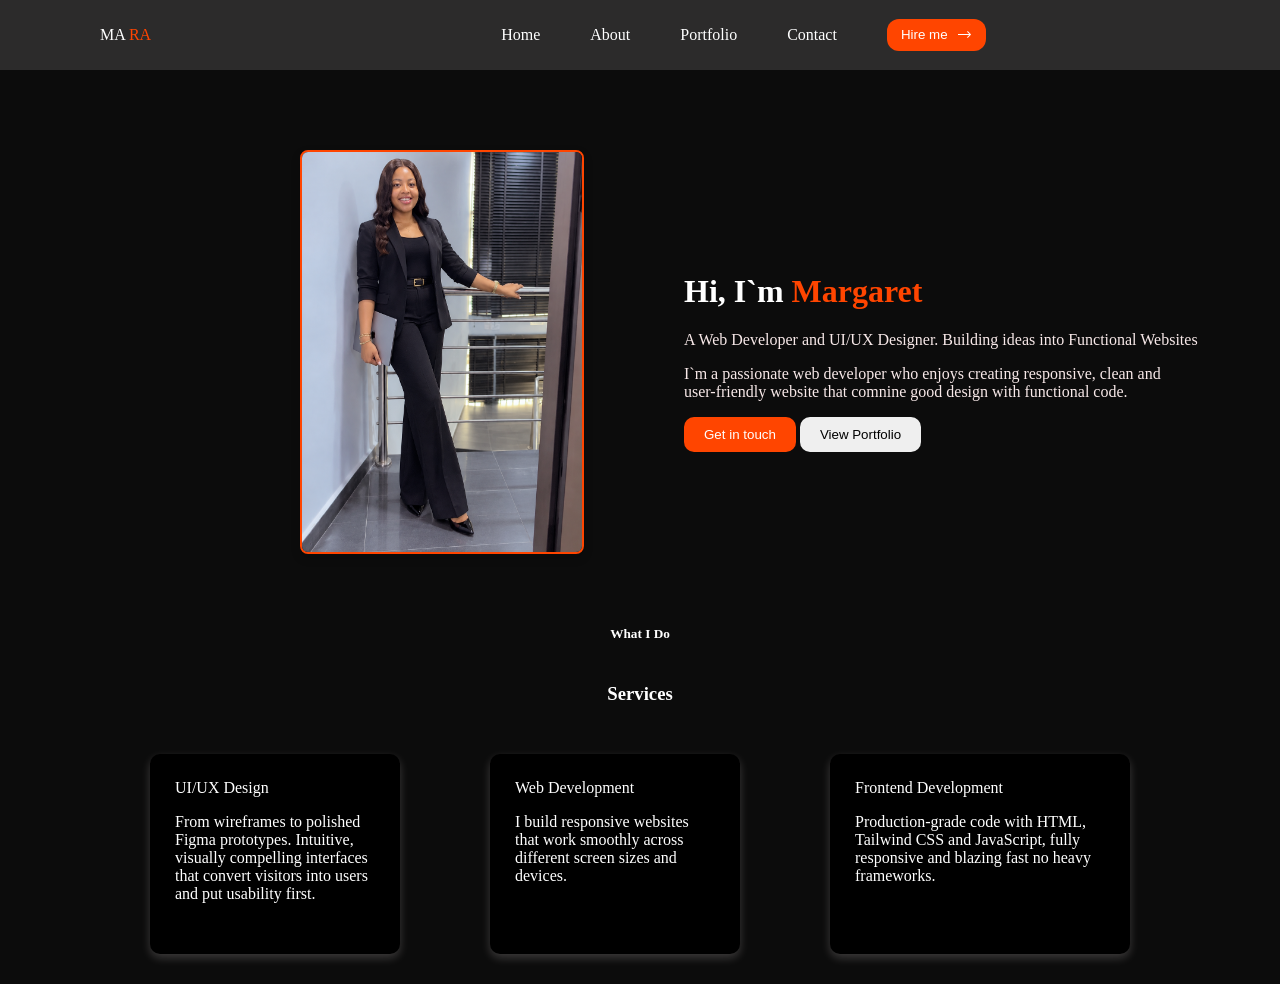
<file: index.html>
<!DOCTYPE html>
<html lang="en">
<head>
    <meta charset="UTF-8">
    <meta name="viewport" content="width=device-width, initial-scale=1.0">
    <title>MARA Portfolio</title>
    <link rel="stylesheet" href="/style.css">
</head>
<body>
   <nav>
    <div class="por">
    
       <p>MA <span class="grt">RA</span></p>
        <a href="/index.html">Home</a>
        <a href="/about.html">About</a>
        <a href="/project.html">Portfolio</a>
        <a href="/contact.html">Contact</a>
       <button> <a href="/contact.html">Hire me</a><img src="/icons8-arrow-16.png" alt=""></button>
       <div class="ham">
        <img src="/hamburger.png" alt="" width="20px">
       </div>
        
    </div>
   </nav> 
   <div class="gab">
   <div class="sna">
     <img src="/file_00000000aa548210934db925a5f671fe.png" alt="" width="280px">
   </div>
    <div>
        <h1> Hi, I`m  <span class="mar">Margaret</span></h1>
        <p>A Web Developer and UI/UX Designer. Building ideas into Functional Websites</p>
        <p>I`m a passionate web developer who enjoys creating responsive, clean and <br>user-friendly website that comnine good design with functional code.</p>
        <div>
        <button class="vie"><a href="/Contact.html">Get in touch</a></button>
        <button class="lio"><a href="/Project.html"> View Portfolio</a></button>  
        </div>
    </div>
   </div>
  

 <div class="ser">
    <h5>What I Do</h5>
    <h3>Services</h3>
 </div>
    <div>
    <div class="sig">
    <div>
    <div class="ui">
        <div>UI/UX Design</div>
        <p>From wireframes to polished Figma prototypes. Intuitive,<br> visually compelling interfaces that convert visitors into users and put usability first.</p>
       </div>
    </div>
       <div class="web">
        <div>Web Development</div>
        <p>I build responsive websites that work smoothly across different screen sizes and devices.</p>
        </div>
        <div class="fro">
        <div>Frontend Development</div>
        <p>Production-grade code with HTML, Tailwind CSS and JavaScript, fully responsive and blazing fast no heavy frameworks.</p>
        </div>
      
       
       
       
</body>
</html
</file>
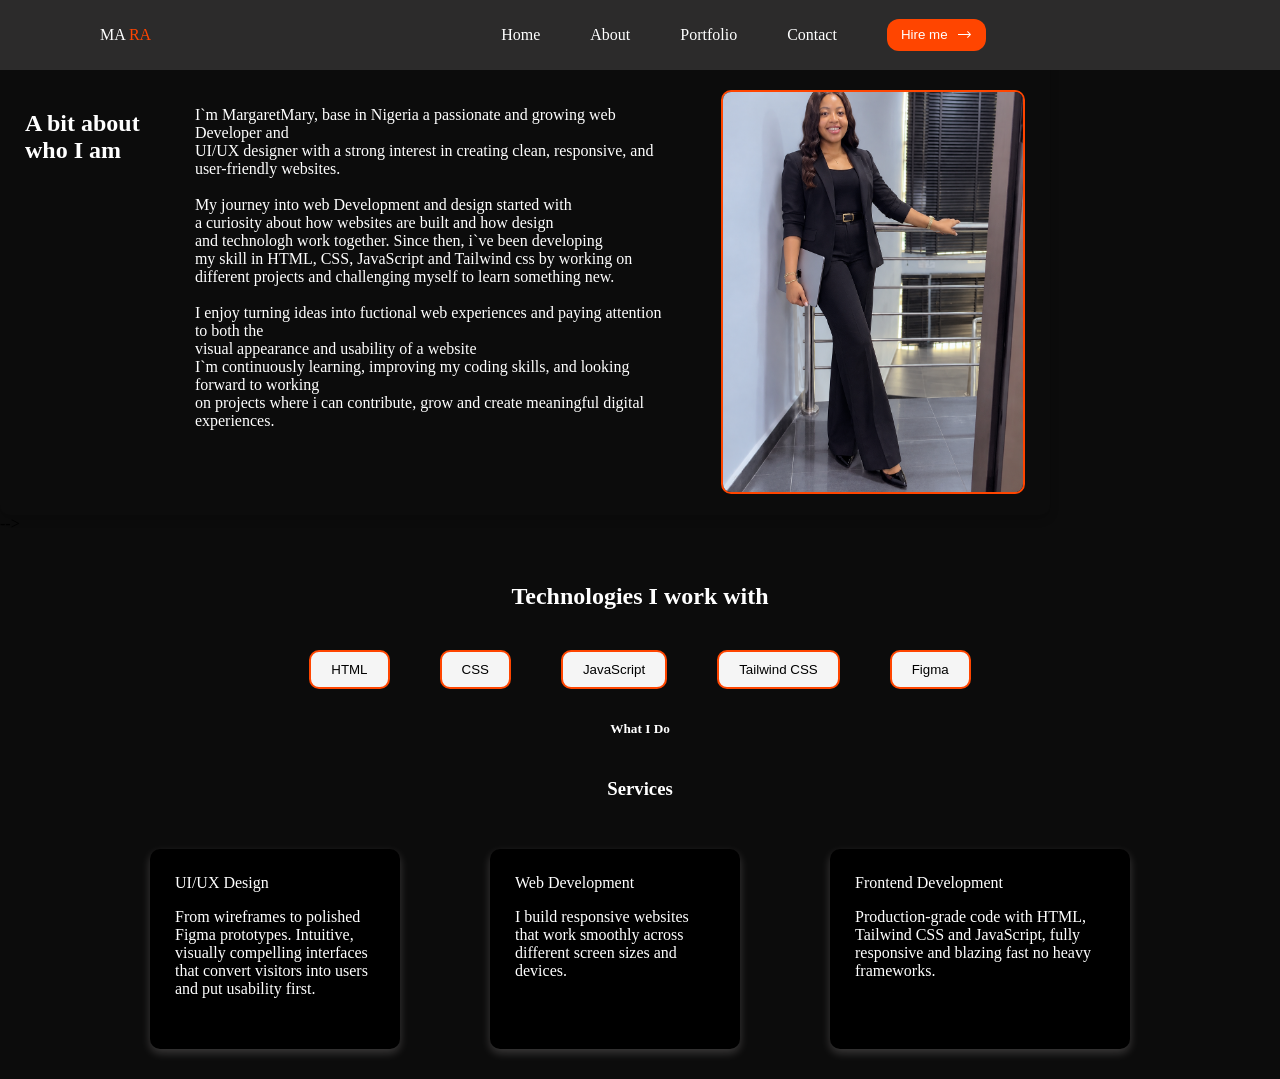
<file: about.html>
<!DOCTYPE html>
<html lang="en">

<head>
   <meta charset="UTF-8">
   <meta name="viewport" content="width=device-width, initial-scale=1.0">
   <title>Mara Portfolio</title>
   <link rel="stylesheet" href="/style.css">
</head>

<body>
   <nav>
      <div class="por">
         <p>MA <span class="grt">RA</span></p>
         <a href="/Index.html">Home</a>
         <a href="/About.html">About</a>
         <a href="/Project.html">Portfolio</a>
         <a href="/Contact.html">Contact</a>
         <button> <a href="/contact.html">Hire me</a><img src="/icons8-arrow-16.png" alt=""></button>
         <div class="ham">
            <img src="/hamburger.png" alt="" width="20px">
         </div>

      </div>
   </nav>
   <div class="bitt">
      <div class="bit">
         <div class="am">
            <h2>A bit about who I am</h2>
         </div>
         <p>I`m MargaretMary, base in Nigeria a passionate and growing web Developer and <br>UI/UX designer with a
            strong interest in creating clean, responsive, and user-friendly websites. <br><br>
            My journey into web Development and design started with <br>a curiosity about how websites are built and how
            design <br> and technologh work together. Since then, i`ve been developing <br> my skill in HTML, CSS,
            JavaScript and Tailwind css by working on different projects and challenging myself to learn something new.
            <br><br>
            I enjoy turning ideas into fuctional web experiences and paying attention to both the <br> visual appearance
            and usability of a website <br>
            I`m continuously learning, improving my coding skills, and looking forward to working <br> on projects where
            i can contribute, grow and create meaningful digital experiences.</p>

         <div class="mat">
            <img src="/file_00000000aa548210934db925a5f671fe.png" alt="" width="270px">
         </div>
      </div>
      <!-- <div>
         <!-- <img src="/Snapchat-1257365037.jpg" alt="" width="200px"> -->
      <!-- </div> --> -->
   </div>
   <div class="jav">
      <h2 class="tec">Technologies I work with</h2>
      <div class="ton">
         <button>HTML</button>
         <button>CSS</button>
         <button>JavaScript</button>
         <button>Tailwind CSS</button>
         <button>Figma</button>
      </div>


   </div>

   <div class="ser">
      <h5>What I Do</h5>
      <h3>Services</h3>
   </div>
   <div>
      <div class="sig">
         <div>
            <div class="ui">
               <div>UI/UX Design</div>
               <p>From wireframes to polished Figma prototypes. Intuitive,<br> visually compelling interfaces that
                  convert visitors into users and put usability first.</p>
            </div>
         </div>
         <div class="web">
            <div>Web Development</div>
            <p>I build responsive websites that work smoothly across different screen sizes and devices.</p>
         </div>
         <div class="fro">
            <div>Frontend Development</div>
            <p>Production-grade code with HTML, Tailwind CSS and JavaScript, fully responsive and blazing fast no heavy
               frameworks.</p>
         </div>
</body>

</html>
</file>
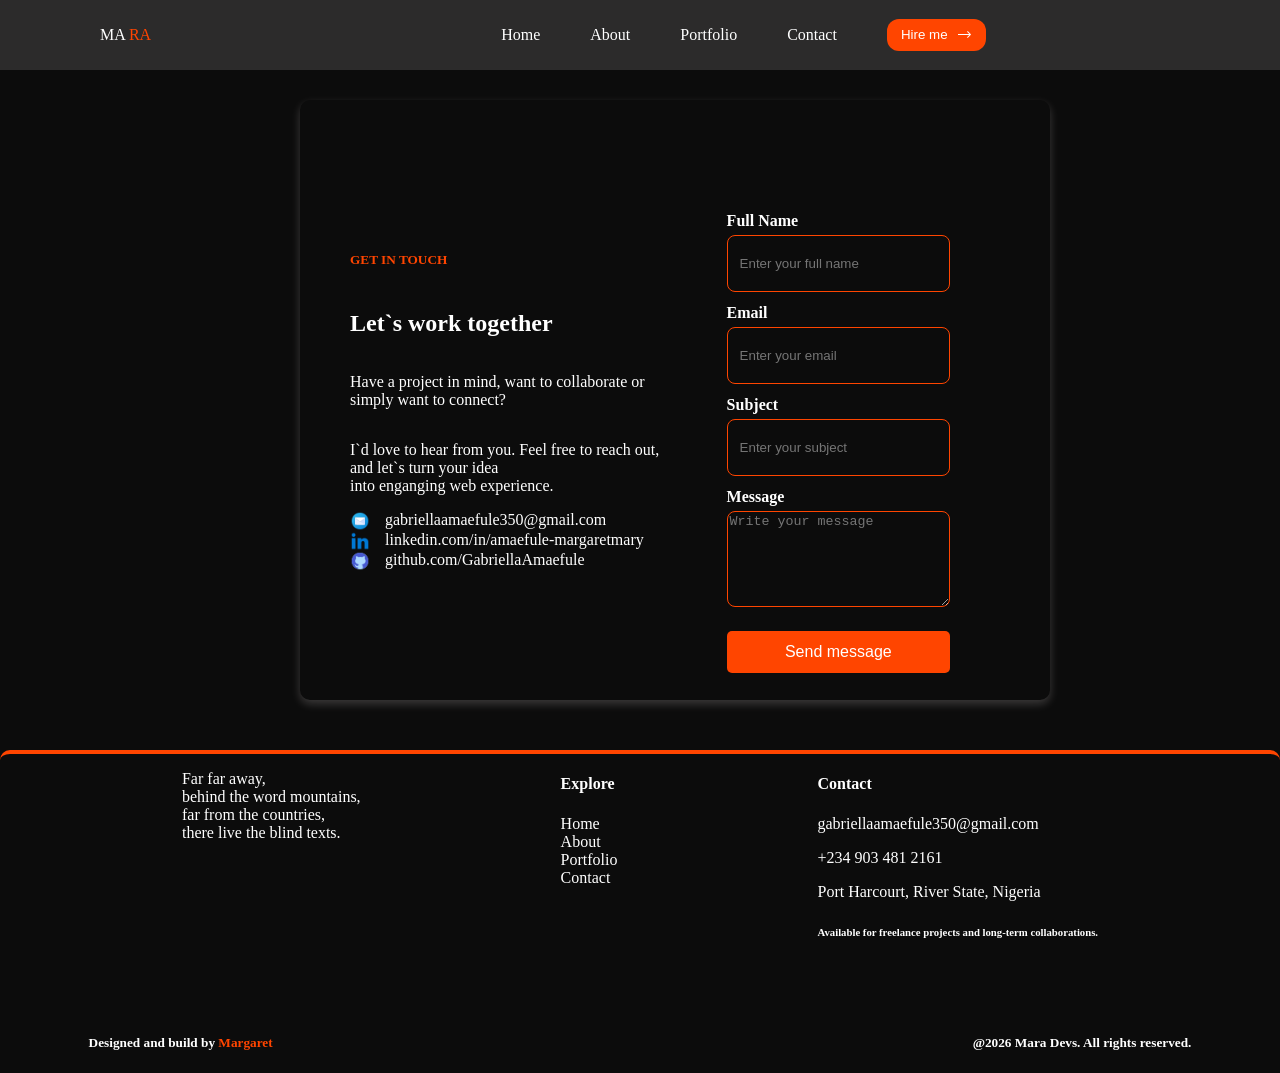
<file: contact.html>
<!DOCTYPE html>
<html lang="en">

<head>
    <meta charset="UTF-8">
    <meta name="viewport" content="width=device-width, initial-scale=1.0">
    <title>MARA Portfolio</title>
    <link rel="stylesheet" href="/style.css">
</head>

<body>
    <nav>
        <div class="por">
            <p>MA <span class="grt">RA</span></p>
            <a href="/Index.html">Home</a>
            <a href="/About.html">About</a>
            <a href="/Project.html">Portfolio</a>
            <a href="/Contact.html">Contact</a>
            <button> <a href="/contact.html">Hire me</a><img src="/icons8-arrow-16.png" alt=""></button>
            <div class="ham">
                <img src="/hamburger.png" alt="" width="20px">
            </div>
        </div>
    </nav>
    <div class="eee">
        <div class="get">
            <h5>GET IN TOUCH</h5>
            <h2>Let`s work together</h2>
            <p>Have a project in mind, want to collaborate or simply want to connect?</p>
            <p>I`d love to hear from you. Feel free to reach out, and let`s turn your idea <br> into enganging web
                experience.</p>

            <a href=""><img src="/icons8-mail-24.png" alt="" width="20px">gabriellaamaefule350@gmail.com</a>
            <a href=""> <img src="/icons8-linkedin-2-48.png" alt=""
                    width="20px">linkedin.com/in/amaefule-margaretmary</a>
            <a href=""> <img src="/icons8-github-logo-24.png" alt="" width="20px">github.com/GabriellaAmaefule</a>
        </div>
        <div class="container">
            <label for="fullname">Full Name</label>
            <input type="text" id="fullname" placeholder="Enter your full name" required>

            <label for="email">Email</label>
            <input type="email" id="email" placeholder="Enter your email" required>

            <label for="subject">Subject</label>
            <input type="subject" id="password" placeholder="Enter your subject" required>


            <label for="message">Message</label>
            <textarea id="message" rows="6" placeholder="Write your message"></textarea>

            <button type="send">Send message</button>
        </div>
    </div>

    <div class="gen">
        <div class="ect">
            <p>Far far away,<br>behind the word mountains,<br> far from the countries,<br> there live the blind texts.
            </p>
        </div>
        <div class="exp">
            <h4>Explore</h4>
            <a href="/Index.html">Home</a>
            <a href="/About.html">About</a>
            <a href="/Project.html">Portfolio</a>
            <a href="/Contact.html">Contact</a>
        </div>

        <div class="www">
            <h4>Contact</h4>
            <p>gabriellaamaefule350@gmail.com</p>
            <p>+234 903 481 2161</p>
            <p>Port Harcourt, River State, Nigeria</p>
            <h6>Available for freelance projects and long-term collaborations.</h6>
        </div>
    </div>

    <div class="qqq">
        <h5>Designed and build by <span class="ild">Margaret</span></h5>
        <h5>@2026 Mara Devs. All rights reserved.</h5>
    </div>
</body>

</html>
</file>
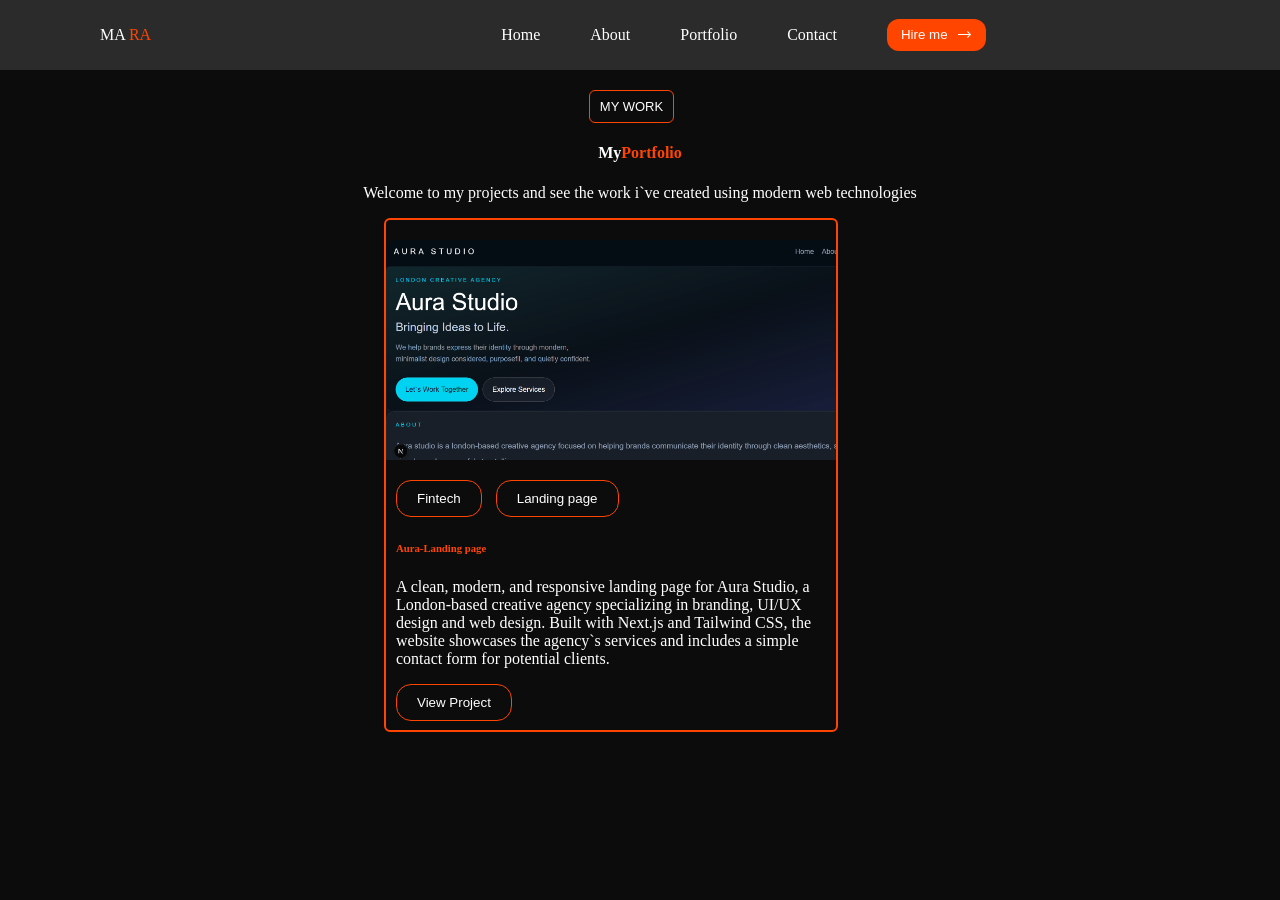
<file: project.html>
<!DOCTYPE html>
<html lang="en">

<head>
    <meta charset="UTF-8">
    <meta name="viewport" content="width=device-width, initial-scale=1.0">
    <title>Maraportfoilo</title>
    <link rel="stylesheet" href="/style.css">
</head>

<body>
    <nav>
        <div class="por">
            <p>MA <span class="grt">RA</span></p>
            <a href="/Index.html">Home</a>
            <a href="/About.html">About</a>
            <a href="/Project.html">Portfolio</a>
            <a href="/Contact.html">Contact</a>
           <button> <a href="/contact.html">Hire me</a><img src="/icons8-arrow-16.png" alt=""></button>
            <div class="ham">
                <img src="/hamburger.png" alt="" width="20px">
            </div>

        </div>
    </nav>

    <div class="sel">
        <button>MY WORK</button>
        <h4> My <SPan class="pan">Portfolio</SPan></h4>
        <P>Welcome to my projects and see the work i`ve created using modern web technologies</P>

    </div>
    <div class="wor">
        <img src="/Screenshot (82).png" alt="" width="400px" height="200px">
        <button class="ech">Fintech</button>
        <button>Landing page</button>
        <h6>Aura-Landing page</h6>
        <p>A clean, modern, and responsive landing page for Aura Studio, a London-based creative agency specializing in branding, UI/UX design and web design. Built with Next.js and Tailwind CSS, the website showcases the agency`s services and includes a simple contact form for potential clients.</p>
         <a href="https://aura-gabi.vercel.app/" target="_blank"><button class="ase">View Project</button></a>
       
        
    </div>
</body>

</html>
</file>
<file: style.css>
html, body{
  /* overflow: hidden; */
  /* object-fit: cover; */
  /* overflow-y: hidden; */
  overflow-x: hidden;
}

body{
    margin: 0;
    padding: 0;
    display: flex;
    flex-direction: column;
    background-color: rgb(12, 12, 12);
}

.por{
  background-color: rgb(44, 43, 43);
  color: white;
  padding: 10px 10px;
  display: flex;
  flex-direction: row;
  align-items: center;
  padding-left: 100px;
  gap: 50px;
  width: 100%;
  border-radius: 2;
  position: fixed;
}

.por a{
  /* background: white; */
  text-decoration: none;
  color: #ffffff;
}

.por a:hover{
  color: white;
}
.por button{
  padding: 8px 14px;
  background-color: orangered;
  border-radius: 12px;
  color: white;
  text-align: center;
  display: inline-flex;
  white-space: nowrap;
  gap: 8px;
  border: none;
  /* padding-left: 50px; */
}


.grt{
  color: orangered;
}
.por p{
  padding-right: 300px;
}
.container{
  color: white;
  flex-direction: row;
  flex-direction: column;
  justify-content: center;

}
.get{
  /* padding-top: 50px; */
  display: flex;
  flex-direction: column;
  justify-content: center;
  color: white;
 
}
.get h5{
  color: orangered;
}

.get a{
  color: white;
  text-decoration: none;
  /* gap: 20px; */
  display: flex;
  flex-direction: row;
  gap: 15px;
}

.get img{
  /* background: #ffffff; */
  gap: 15px;
}
.container button {
    width: 100%;
    margin-top: 20px;
    padding: 12px;
    border: none;
    border-radius: 5px;
    background: orangered;
    color: white;
    font-size: 16px;
}
.container label{
  display: block;
  margin-top: 12px;
  margin-bottom: 5px;
  font-weight: bold;
  border-radius: 5px;
  width: 100%;
}
.container input{
  width: 100%;
  max-width: 600px;
  box-sizing: border-box;
  padding: 20px 12px;
  border: 1px solid orangered;
  border-radius: 8px;
  background-color: transparent;
}
.container textarea{
  width: 100%;
  max-width: 600px;
  box-sizing: border-box;
  border: 1px solid orangered;
  border-radius: 8px;
  background-color: transparent;
}
.eee{
display: flex;
flex-direction: row;
justify-content: center;
/* align-items: center; */
margin-left: 300px;
margin-top: 100px;
gap: 50px;
width: 600px; 
height: 400px;
padding: 100px;
padding-left: 50px;
border-radius: 10px;
box-shadow: 0 4px 10px rgba(251, 241, 241, 0.2);
}
.web{
  background-color: black;
  color: white;
  border: 5px;
  width: 200px;
  height: 150px;
  padding: 25px;
  border-radius: 10px;
  box-shadow: 0 4px 10px rgba(251, 241, 241, 0.2);
}
.web :hover{
  /* background-color: orangered; */
  /* width: 200px; */
  /* height: 150px; */
}
.ser{
  color: white;
  align-items: center;
  display: flex;
  flex-direction: column;
  justify-content: center;
}
.ui{
transition: transform 0.3s ease, box-shadow 0.3s ease;
background-color: black;
color: white;
border: 5px;
width: 200px;
height: 150px;
padding: 25px;
 border-radius: 10px;
box-shadow: 0 4px 10px rgba(251, 241, 241, 0.2);
}
.fro{
  background-color: black;
  color: white;
  border-color: orangered;
  border: 5px;
  width: 250px;
  height: 150px;
  padding: 25px;
    border-radius: 10px;
    box-shadow: 0 4px 10px rgba(251, 241, 241, 0.2);
}


.gab{
  color: white;
  /* background-color: blue; */
  padding: 50px ;
  padding-top:150px;
  display: flex;
  flex-direction: row;
  align-items: center;
  padding-left: 300px;
  gap: 100px;
  width: 100%;
  border-radius: 2;
  
}
.sna{
  display: inline-block;
  /* padding-top: 10px; */
  border-radius: 8px;
  border: 2px solid orangered;
  overflow: hidden;
  background: #14151c;
  transition: border;
  box-shadow: 0 4px 10px rgba(0,0,0,0.2); 
}
.sna img{
  display: block;
  /* padding-top: 40px; */
  /* padding-bottom: 40px; */
  width: 280px;
  height: 400px;
  object-fit: cover;
  transition: transform 0.35s ease, filter 0.35s;
}
.sna :hover{
  border-color: orangered;
  box-shadow: 0 8px 24px rgba(255, 138, 61, 0.25);
}
.pan{
  color: orangered;
}
.gab button{
  padding: 10px 20px;
  border-radius: 10px;
  border: none;
 
}
.gab p{
  color: rgb(248, 233, 233);
}
.vie{
  background-color: orangered;
  color: white;
 
}
.gab a{
  text-decoration: none;
  color: white;
}
.lio a{
  color: black;
}
.sig{
  display: flex;
  flex-direction: row;
  justify-content: center;
  gap: 90px;
  padding: 30px 30px;
/* background-color: blue; */
}
.tec{
  color: white;
  display: flex;
  flex-direction: row;
  justify-content: center;
  padding: 20px 10px;
}
.ton{
  display: flex;
  flex-direction: row;
  justify-content: center;
  gap: 50px;
  border: none;
 
  
}
.ton button{
  padding: 10px 20px;
  border-radius: 10px;
  border:2px solid orangered ;
  background-color: whitesmoke;
  border-width: 10%;
}
.ton button :hover{
  border-color: orangered;
  border-width: 10%;
}
.bit{
  color: white;
  padding: 25px 25px;
  border-radius: 10px;
  box-shadow: 0 4px 10px rgba(0,0,0,0.2);
  border: 5px;
  display: flex;
  flex-direction: row;
  justify-content: center;
  width: 1000px;
  height: 400px;
  padding-top: 90px;
  gap: 50px;
}
.am{
  display: flex;
  flex-direction: row;
  justify-content: center;
}
.bit img{
  display: block;
  border-radius: 10px;
  width: 300px;
  height: 400px;
  object-fit: cover;
   border: 2px solid orangered;
}

.jav{
  padding: 10px 10px;
  
}
.sel{
 padding-top: 90px;
 color: white;
 /* display: flex;
 flex-direction: column;
 justify-content: center; */
  
}
.sel button{
  background-color: transparent;
  color: white;
  border: none;
  border: 1px solid orangered;
  border-radius: 6px;
  font-size: small;
  padding: 8px 10px;
  margin-left: 46%;
}
.sel h4{
  display: flex;
  flex-direction: row;
  justify-content: center;

}
.sel p{
  display: flex;
  flex-direction: row;
  justify-content: center;
}
.wor{
  border: none;
  border: 2px solid orangered;
  border-radius: 6px;
  height: 490px;
  width: 450px;
  margin-left: 30%;
  padding-top: 20px;
  overflow: hidden;
}
.wor p{
  color: white;
  margin-left: 10px;
}
.wor img{
  padding-bottom: 20px;
  display: block;
  border-radius: 10px;
  width: 500px;
  height: 220px;
  object-fit: cover;
   /* border: 2px solid orangered; */
}
.wor h6{
  color: orangered;
  margin-left: 10px;
}
.wor button{
  padding-bottom: 10px;
  padding: 10px 20px;
  border: 1px solid orangered;
  gap: 10px;
  border-radius: 15px;
  margin-left: 10px;
  color: white;
  background-color: transparent;
}
.wor button hover{
  color: orangered;
}
.ech{
  color: orangered;
  border-radius: 20px;
}
.ase button{
  padding-bottom: 10px;
  padding: 10px 20px;
  gap: 10px;
  margin-left: 10px;
  color: white;
  
}
.ase :hover{
  color: orangered;
}
.mar{
  color: orangered;
}
.ham{
  color: white;
  display: none;
}

.exp{
  color: white;
}
.exp a{
  color: white;
  text-decoration: none;
  display: flex;
  gap: 50px;
}
.qqq{
  color: white;
}
.www{
  color: white;
}
.gen{
  display: flex;
  flex-direction: row;
  justify-content: center;
  gap: 200px;
  /* padding-top: 90px; */
  margin-top: 50px;
  border-top: 4px solid orangered;
  /* border:1px solid orangered ; */
  border-radius: 10px;
 
}
.ild{
  color: orangered;
}
.ect{
  color: white;
}
.qqq{
   display: flex;
  flex-direction: row;
  justify-content: center;
  gap: 700px;
  padding-top: 50px;
}


@media(max-width: 480px){
  .ham{
    display: block;
  }
  .sna{
  width: 220px;
  height: 260px;
  object-fit: cover;
  margin: 0 auto;
  }
  .gab{
    display: flex;
    flex-direction: column;
    text-align: center;
    padding: 40px 40px;
    gap: 24px;
    align-items: center;
    width: 90%;
  }
  .gab h1{
    font-size: 14px;
    line-height: 1.3;
  }
.gab p{
  font-size: 10px;
  line-height: 1.7;
  margin: 12px 0 20px;
} 
.gab button{
  display: flex;
  flex-direction: column;
   gap: 50px; 
   align-items: center;
  width: 100%;
   padding: 12px 0; 
   font-size: 14px;
} 
  .sig{ 
  display: flex; 
  flex-direction: column;
  justify-content: center;
  gap: 90px; 
  align-items: center; 

 }
.por{
  display: none; 
  padding: 16px 20px;
  text-align: center; 
} 
}
</file>
